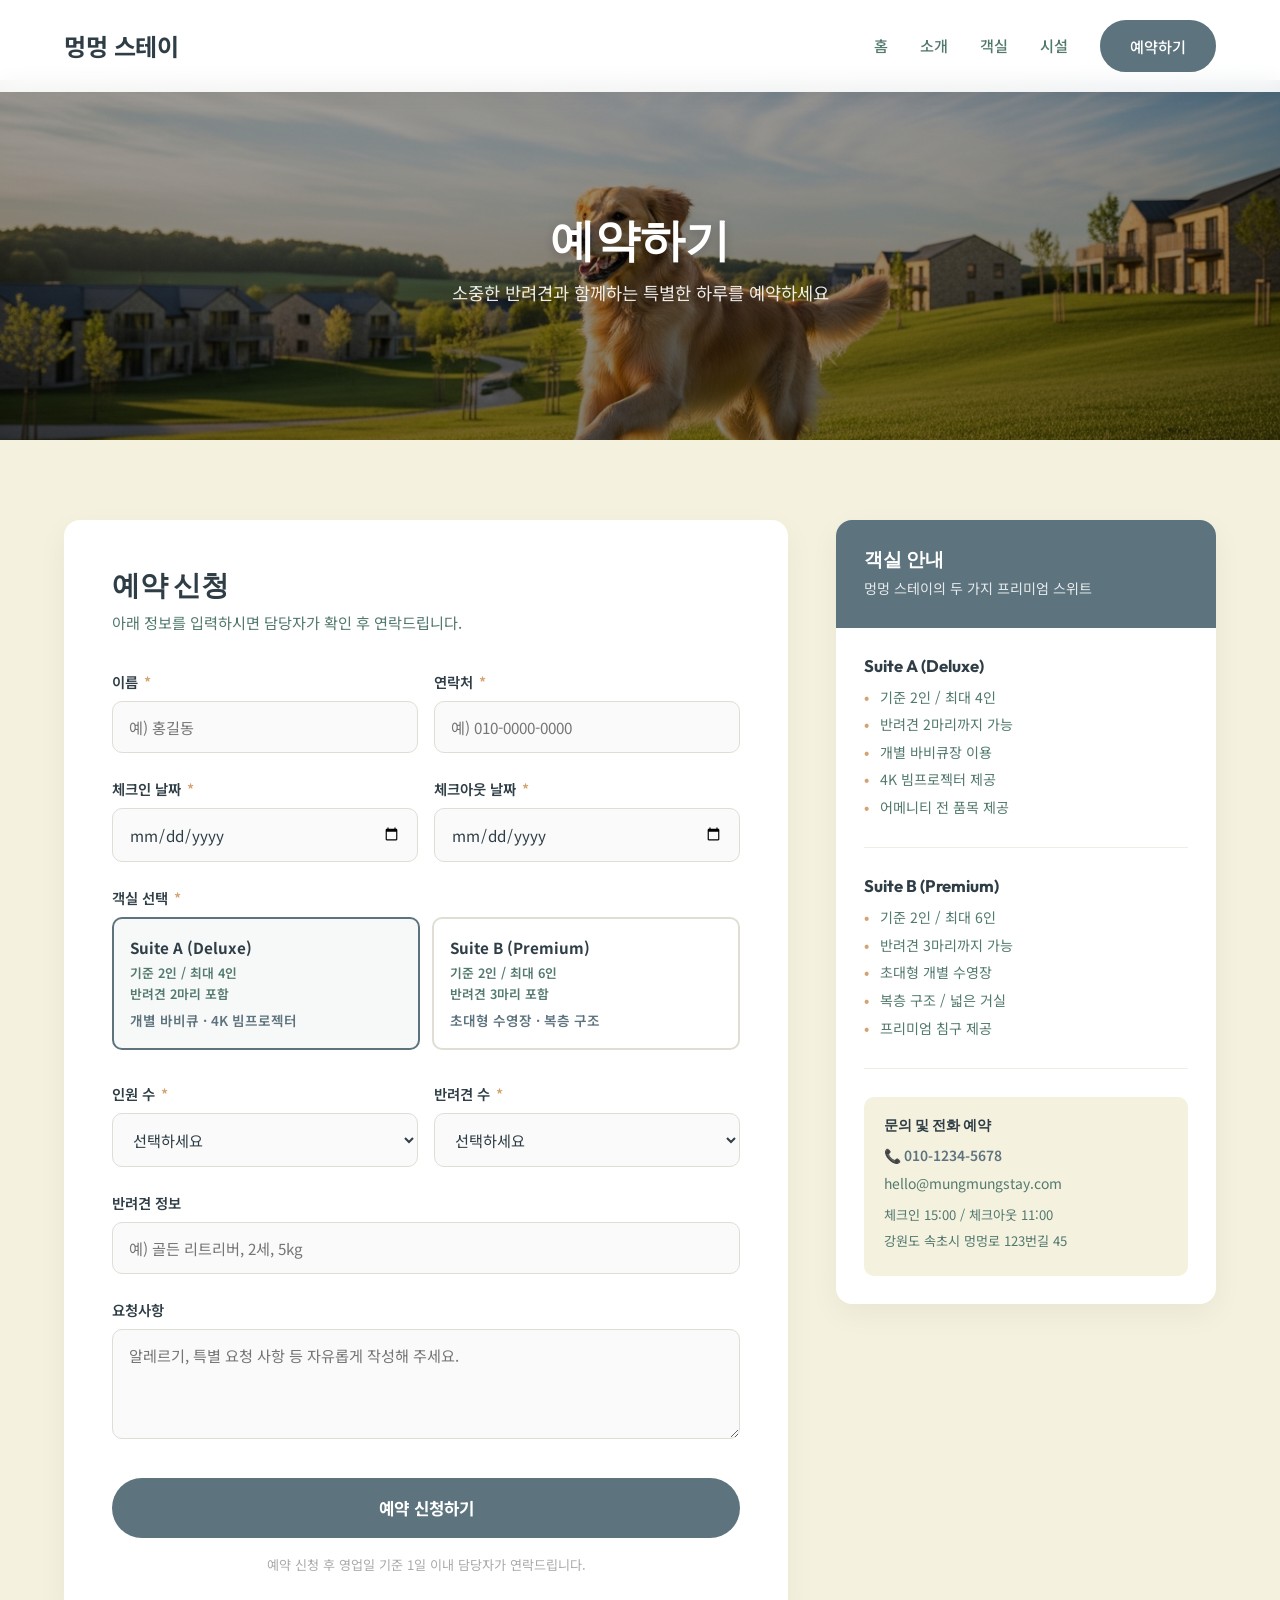
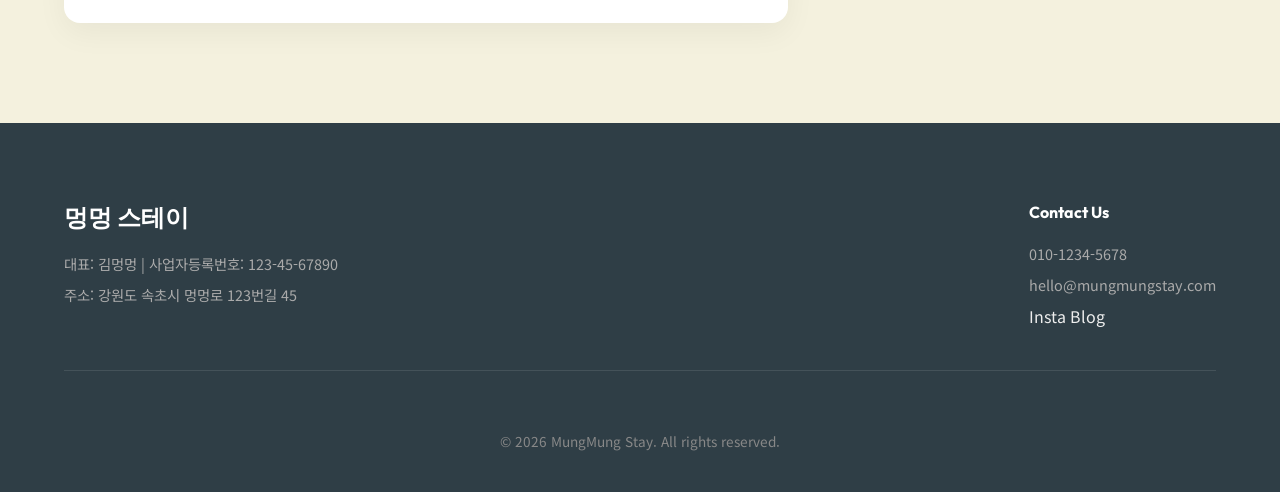
<file: reservation.html>
<!DOCTYPE html>
<html lang="ko">

<head>
    <meta charset="UTF-8">
    <meta name="viewport" content="width=device-width, initial-scale=1.0">
    <title>예약하기 - 멍멍 스테이</title>
    <meta name="description" content="멍멍 스테이 온라인 예약 페이지">
    <link rel="stylesheet" href="styles.css">
    <link rel="preconnect" href="https://fonts.googleapis.com">
    <link rel="preconnect" href="https://fonts.gstatic.com" crossorigin>
    <link
        href="https://fonts.googleapis.com/css2?family=Noto+Sans+KR:wght@300;400;500;700&family=Outfit:wght@300;400;600&display=swap"
        rel="stylesheet">
    <style>
        .reservation-hero {
            height: 40vh;
            min-height: 280px;
            background-image: url('images/hero_dog.jpg');
            background-size: cover;
            background-position: 80% center;
            position: relative;
            display: flex;
            align-items: center;
            justify-content: center;
            text-align: center;
            color: var(--white);
            margin-top: 80px;
        }

        .reservation-hero .hero-overlay {
            position: absolute;
            inset: 0;
            background: linear-gradient(rgba(0,0,0,0.35), rgba(0,0,0,0.5));
        }

        .reservation-hero-content {
            position: relative;
            z-index: 1;
        }

        .reservation-hero-content h1 {
            font-size: 2.8rem;
            text-shadow: 0 4px 10px rgba(0,0,0,0.2);
            margin-bottom: 12px;
        }

        .reservation-hero-content p {
            font-size: 1.1rem;
            opacity: 0.9;
        }

        /* Form Section */
        .reservation-section {
            padding: 80px 0 100px;
            background-color: var(--bg-light);
        }

        .reservation-grid {
            display: grid;
            grid-template-columns: 1fr 380px;
            gap: 48px;
            align-items: start;
        }

        .form-card {
            background: var(--white);
            border-radius: var(--border-radius);
            box-shadow: var(--shadow-soft);
            padding: 48px;
        }

        .form-card h2 {
            font-size: 1.75rem;
            margin-bottom: 8px;
            color: var(--text-dark);
        }

        .form-card .form-desc {
            color: var(--text-light);
            font-size: 0.95rem;
            margin-bottom: 36px;
        }

        .form-group {
            margin-bottom: 24px;
        }

        .form-group label {
            display: block;
            font-weight: 600;
            font-size: 0.9rem;
            color: var(--text-dark);
            margin-bottom: 8px;
        }

        .form-group label span.required {
            color: var(--accent-color);
            margin-left: 2px;
        }

        .form-group input,
        .form-group select,
        .form-group textarea {
            width: 100%;
            padding: 14px 16px;
            border: 1.5px solid #e0ddd4;
            border-radius: 10px;
            font-family: var(--font-body);
            font-size: 0.95rem;
            color: var(--text-dark);
            background: #fafafa;
            transition: var(--transition);
            outline: none;
        }

        .form-group input:focus,
        .form-group select:focus,
        .form-group textarea:focus {
            border-color: var(--primary-color);
            background: var(--white);
        }

        .form-group textarea {
            resize: vertical;
            min-height: 110px;
        }

        .form-row {
            display: grid;
            grid-template-columns: 1fr 1fr;
            gap: 16px;
        }

        .room-options {
            display: grid;
            grid-template-columns: 1fr 1fr;
            gap: 12px;
        }

        .room-option {
            border: 2px solid #e0ddd4;
            border-radius: 10px;
            padding: 16px;
            cursor: pointer;
            transition: var(--transition);
            position: relative;
        }

        .room-option input[type="radio"] {
            position: absolute;
            opacity: 0;
            width: 0;
        }

        .room-option.selected,
        .room-option:has(input:checked) {
            border-color: var(--primary-color);
            background: rgba(93, 115, 126, 0.05);
        }

        .room-option-label {
            display: flex;
            flex-direction: column;
            cursor: pointer;
        }

        .room-option-name {
            font-weight: 700;
            color: var(--text-dark);
            font-size: 0.95rem;
            margin-bottom: 4px;
        }

        .room-option-info {
            font-size: 0.8rem;
            color: var(--text-light);
        }

        .room-option-price {
            font-size: 0.85rem;
            font-weight: 600;
            color: var(--primary-color);
            margin-top: 6px;
        }

        .submit-btn {
            width: 100%;
            padding: 18px;
            background-color: var(--primary-color);
            color: var(--white);
            border: none;
            border-radius: 50px;
            font-size: 1.05rem;
            font-weight: 700;
            font-family: var(--font-body);
            cursor: pointer;
            transition: var(--transition);
            margin-top: 8px;
        }

        .submit-btn:hover {
            background-color: var(--text-dark);
        }

        .form-notice {
            font-size: 0.82rem;
            color: #aaa;
            text-align: center;
            margin-top: 16px;
        }

        /* Info Card */
        .info-card {
            background: var(--white);
            border-radius: var(--border-radius);
            box-shadow: var(--shadow-soft);
            overflow: hidden;
            position: sticky;
            top: 110px;
        }

        .info-card-header {
            background: var(--primary-color);
            color: var(--white);
            padding: 28px;
        }

        .info-card-header h3 {
            font-size: 1.2rem;
            margin-bottom: 6px;
        }

        .info-card-header p {
            font-size: 0.88rem;
            opacity: 0.85;
        }

        .info-card-body {
            padding: 28px;
        }

        .room-summary {
            margin-bottom: 28px;
            padding-bottom: 24px;
            border-bottom: 1px solid #f0ede4;
        }

        .room-summary:last-child {
            border-bottom: none;
            margin-bottom: 0;
        }

        .room-summary h4 {
            font-size: 1.05rem;
            color: var(--text-dark);
            margin-bottom: 10px;
        }

        .room-summary ul {
            list-style: none;
            padding: 0;
        }

        .room-summary ul li {
            position: relative;
            padding-left: 16px;
            font-size: 0.88rem;
            color: var(--text-light);
            margin-bottom: 5px;
        }

        .room-summary ul li::before {
            content: '•';
            color: var(--accent-color);
            position: absolute;
            left: 0;
            font-weight: bold;
        }

        .contact-info {
            background: var(--bg-light);
            border-radius: 10px;
            padding: 20px;
            margin-top: 24px;
        }

        .contact-info h4 {
            font-size: 0.9rem;
            font-weight: 700;
            color: var(--text-dark);
            margin-bottom: 10px;
        }

        .contact-info p {
            font-size: 0.87rem;
            color: var(--text-light);
            margin-bottom: 5px;
        }

        .contact-info a {
            color: var(--primary-color);
            font-weight: 600;
        }

        /* Success Modal */
        .modal-overlay {
            display: none;
            position: fixed;
            inset: 0;
            background: rgba(0,0,0,0.5);
            z-index: 2000;
            align-items: center;
            justify-content: center;
        }

        .modal-overlay.active {
            display: flex;
        }

        .modal-box {
            background: var(--white);
            border-radius: var(--border-radius);
            padding: 56px 48px;
            text-align: center;
            max-width: 440px;
            width: 90%;
            animation: fadeInUp 0.4s forwards;
        }

        .modal-icon {
            font-size: 3.5rem;
            margin-bottom: 20px;
        }

        .modal-box h3 {
            font-size: 1.6rem;
            color: var(--text-dark);
            margin-bottom: 12px;
        }

        .modal-box p {
            color: var(--text-light);
            font-size: 0.95rem;
            line-height: 1.7;
            margin-bottom: 28px;
        }

        @media screen and (max-width: 900px) {
            .reservation-grid {
                grid-template-columns: 1fr;
            }
            .info-card {
                position: static;
            }
        }

        @media screen and (max-width: 768px) {
            .reservation-hero-content h1 {
                font-size: 2rem;
            }
            .form-card {
                padding: 32px 24px;
            }
            .form-row {
                grid-template-columns: 1fr;
            }
            .room-options {
                grid-template-columns: 1fr;
            }
        }
    </style>
</head>

<body>
    <header id="navbar">
        <div class="container">
            <div class="logo">
                <a href="index.html">멍멍 스테이</a>
            </div>
            <nav>
                <ul class="nav-links">
                    <li><a href="index.html#home">홈</a></li>
                    <li><a href="index.html#about">소개</a></li>
                    <li><a href="index.html#rooms">객실</a></li>
                    <li><a href="index.html#amenities">시설</a></li>
                    <li><a href="reservation.html" class="btn-primary">예약하기</a></li>
                </ul>
                <div class="burger">
                    <div class="line1"></div>
                    <div class="line2"></div>
                    <div class="line3"></div>
                </div>
            </nav>
        </div>
    </header>

    <div class="reservation-hero">
        <div class="hero-overlay"></div>
        <div class="reservation-hero-content">
            <h1>예약하기</h1>
            <p>소중한 반려견과 함께하는 특별한 하루를 예약하세요</p>
        </div>
    </div>

    <section class="reservation-section">
        <div class="container">
            <div class="reservation-grid">

                <!-- 예약 폼 -->
                <div class="form-card">
                    <h2>예약 신청</h2>
                    <p class="form-desc">아래 정보를 입력하시면 담당자가 확인 후 연락드립니다.</p>

                    <form id="reservationForm">
                        <div class="form-row">
                            <div class="form-group">
                                <label>이름 <span class="required">*</span></label>
                                <input type="text" name="name" placeholder="예) 홍길동" required>
                            </div>
                            <div class="form-group">
                                <label>연락처 <span class="required">*</span></label>
                                <input type="tel" name="phone" placeholder="예) 010-0000-0000" required>
                            </div>
                        </div>

                        <div class="form-row">
                            <div class="form-group">
                                <label>체크인 날짜 <span class="required">*</span></label>
                                <input type="date" name="checkin" required>
                            </div>
                            <div class="form-group">
                                <label>체크아웃 날짜 <span class="required">*</span></label>
                                <input type="date" name="checkout" required>
                            </div>
                        </div>

                        <div class="form-group">
                            <label>객실 선택 <span class="required">*</span></label>
                            <div class="room-options">
                                <label class="room-option">
                                    <input type="radio" name="room" value="suite_a" checked>
                                    <span class="room-option-label">
                                        <span class="room-option-name">Suite A (Deluxe)</span>
                                        <span class="room-option-info">기준 2인 / 최대 4인<br>반려견 2마리 포함</span>
                                        <span class="room-option-price">개별 바비큐 · 4K 빔프로젝터</span>
                                    </span>
                                </label>
                                <label class="room-option">
                                    <input type="radio" name="room" value="suite_b">
                                    <span class="room-option-label">
                                        <span class="room-option-name">Suite B (Premium)</span>
                                        <span class="room-option-info">기준 2인 / 최대 6인<br>반려견 3마리 포함</span>
                                        <span class="room-option-price">초대형 수영장 · 복층 구조</span>
                                    </span>
                                </label>
                            </div>
                        </div>

                        <div class="form-row">
                            <div class="form-group">
                                <label>인원 수 <span class="required">*</span></label>
                                <select name="guests" required>
                                    <option value="" disabled selected>선택하세요</option>
                                    <option value="1">1인</option>
                                    <option value="2">2인</option>
                                    <option value="3">3인</option>
                                    <option value="4">4인</option>
                                    <option value="5">5인</option>
                                    <option value="6">6인</option>
                                </select>
                            </div>
                            <div class="form-group">
                                <label>반려견 수 <span class="required">*</span></label>
                                <select name="pets" required>
                                    <option value="" disabled selected>선택하세요</option>
                                    <option value="1">1마리</option>
                                    <option value="2">2마리</option>
                                    <option value="3">3마리</option>
                                </select>
                            </div>
                        </div>

                        <div class="form-group">
                            <label>반려견 정보</label>
                            <input type="text" name="pet_info" placeholder="예) 골든 리트리버, 2세, 5kg">
                        </div>

                        <div class="form-group">
                            <label>요청사항</label>
                            <textarea name="message" placeholder="알레르기, 특별 요청 사항 등 자유롭게 작성해 주세요."></textarea>
                        </div>

                        <button type="submit" class="submit-btn">예약 신청하기</button>
                        <p class="form-notice">예약 신청 후 영업일 기준 1일 이내 담당자가 연락드립니다.</p>
                    </form>
                </div>

                <!-- 안내 카드 -->
                <div>
                    <div class="info-card">
                        <div class="info-card-header">
                            <h3>객실 안내</h3>
                            <p>멍멍 스테이의 두 가지 프리미엄 스위트</p>
                        </div>
                        <div class="info-card-body">
                            <div class="room-summary">
                                <h4>Suite A (Deluxe)</h4>
                                <ul>
                                    <li>기준 2인 / 최대 4인</li>
                                    <li>반려견 2마리까지 가능</li>
                                    <li>개별 바비큐장 이용</li>
                                    <li>4K 빔프로젝터 제공</li>
                                    <li>어메니티 전 품목 제공</li>
                                </ul>
                            </div>
                            <div class="room-summary">
                                <h4>Suite B (Premium)</h4>
                                <ul>
                                    <li>기준 2인 / 최대 6인</li>
                                    <li>반려견 3마리까지 가능</li>
                                    <li>초대형 개별 수영장</li>
                                    <li>복층 구조 / 넓은 거실</li>
                                    <li>프리미엄 침구 제공</li>
                                </ul>
                            </div>
                            <div class="contact-info">
                                <h4>문의 및 전화 예약</h4>
                                <p><a href="tel:010-1234-5678">📞 010-1234-5678</a></p>
                                <p>hello@mungmungstay.com</p>
                                <p style="margin-top:10px; font-size:0.82rem;">체크인 15:00 / 체크아웃 11:00</p>
                                <p style="font-size:0.82rem;">강원도 속초시 멍멍로 123번길 45</p>
                            </div>
                        </div>
                    </div>
                </div>

            </div>
        </div>
    </section>

    <footer>
        <div class="container">
            <div class="footer-content">
                <div class="footer-logo">
                    <h3>멍멍 스테이</h3>
                    <p>대표: 김멍멍 | 사업자등록번호: 123-45-67890</p>
                    <p>주소: 강원도 속초시 멍멍로 123번길 45</p>
                </div>
                <div class="footer-contact">
                    <h4>Contact Us</h4>
                    <p>010-1234-5678</p>
                    <p>hello@mungmungstay.com</p>
                    <div class="socials">
                        <a href="#">Insta</a>
                        <a href="#">Blog</a>
                    </div>
                </div>
            </div>
            <div class="footer-bottom">
                &copy; 2026 MungMung Stay. All rights reserved.
            </div>
        </div>
    </footer>

    <!-- 예약 완료 모달 -->
    <div class="modal-overlay" id="successModal">
        <div class="modal-box">
            <div class="modal-icon">🐾</div>
            <h3>예약 신청 완료!</h3>
            <p>소중한 예약 신청 감사합니다.<br>영업일 기준 1일 이내 담당자가<br>연락드리겠습니다.</p>
            <a href="index.html" class="btn-primary">홈으로 돌아가기</a>
        </div>
    </div>

    <script>
        // 버거 메뉴
        const burger = document.querySelector('.burger');
        const navLinks = document.querySelector('.nav-links');
        if (burger) {
            burger.addEventListener('click', () => {
                navLinks.classList.toggle('nav-active');
            });
        }

        // 날짜 최솟값 설정 (오늘 이후만 선택 가능)
        const today = new Date().toISOString().split('T')[0];
        document.querySelector('input[name="checkin"]').min = today;
        document.querySelector('input[name="checkout"]').min = today;

        document.querySelector('input[name="checkin"]').addEventListener('change', function () {
            document.querySelector('input[name="checkout"]').min = this.value;
        });

        // 객실 라디오 선택 시 테두리 강조
        document.querySelectorAll('.room-option input[type="radio"]').forEach(radio => {
            radio.addEventListener('change', () => {
                document.querySelectorAll('.room-option').forEach(opt => opt.style.borderColor = '#e0ddd4');
                radio.closest('.room-option').style.borderColor = 'var(--primary-color)';
            });
        });
        // 초기 선택 강조
        document.querySelector('.room-option input:checked')?.closest('.room-option')
            ?.style.setProperty('border-color', 'var(--primary-color)');

        // 폼 제출
        document.getElementById('reservationForm').addEventListener('submit', function (e) {
            e.preventDefault();
            document.getElementById('successModal').classList.add('active');
        });

        document.getElementById('successModal').addEventListener('click', function (e) {
            if (e.target === this) this.classList.remove('active');
        });
    </script>
</body>

</html>
</file>
<file: styles.css>
:root {
    --primary-color: #5D737E;
    /* Soft Muted Slate */
    --secondary-color: #A3B18A;
    /* Sage Green */
    --accent-color: #D4A373;
    /* Warm Sand */
    --text-dark: #2F3E46;
    /* Charcoal */
    --text-light: #52796F;
    /* Deep Greenish Grey */
    --bg-light: #F4F1DE;
    /* Creamy Off-white */
    --white: #FFFFFF;
    --border-radius: 16px;
    --shadow-soft: 0 10px 30px rgba(0, 0, 0, 0.05);
    --transition: all 0.3s ease;
    --font-heading: 'Outfit', sans-serif;
    --font-body: 'Noto Sans KR', sans-serif;
}

* {
    margin: 0;
    padding: 0;
    box-sizing: border-box;
}

body {
    font-family: var(--font-body);
    color: var(--text-dark);
    line-height: 1.6;
    background-color: var(--white);
    overflow-x: hidden;
}

h1,
h2,
h3,
h4 {
    font-family: var(--font-heading);
    font-weight: 700;
    line-height: 1.2;
}

a {
    text-decoration: none;
    color: inherit;
    transition: var(--transition);
}

ul {
    list-style: none;
}

.container {
    max-width: 1200px;
    margin: 0 auto;
    padding: 0 24px;
}

/* Header */
header {
    position: fixed;
    top: 0;
    width: 100%;
    background: rgba(255, 255, 255, 0.9);
    backdrop-filter: blur(10px);
    z-index: 1000;
    padding: 20px 0;
    box-shadow: 0 2px 20px rgba(0, 0, 0, 0.05);
    transition: var(--transition);
}

header .container {
    display: flex;
    justify-content: space-between;
    align-items: center;
}

.logo a {
    font-size: 1.5rem;
    font-weight: 700;
    color: var(--text-dark);
    letter-spacing: -0.5px;
    outline: none;
    border: none;
}

.nav-links {
    display: flex;
    gap: 32px;
    align-items: center;
}

.nav-links a {
    font-weight: 500;
    color: var(--text-light);
    font-size: 0.95rem;
}

.nav-links a:hover {
    color: var(--primary-color);
}

/* Buttons */
.btn-primary {
    background-color: var(--primary-color);
    color: var(--white) !important;
    padding: 12px 28px;
    border-radius: 50px;
    font-weight: 600;
    display: inline-block;
    transition: var(--transition);
    border: 2px solid var(--primary-color);
}

.btn-primary:hover {
    background-color: transparent;
    color: var(--primary-color) !important;
}

.btn-secondary {
    background-color: transparent;
    color: var(--white) !important;
    padding: 12px 28px;
    border-radius: 50px;
    font-weight: 600;
    display: inline-block;
    border: 2px solid var(--white);
}

.btn-secondary:hover {
    background-color: var(--white);
    color: var(--text-dark) !important;
}

.btn-primary.large,
.btn-secondary.large {
    padding: 16px 40px;
    font-size: 1.1rem;
}

.btn-primary.white-border {
    border-color: var(--white);
}

.btn-primary.white-border:hover {
    background-color: var(--white);
    color: var(--primary-color) !important;
}

/* Hero Section */
.hero {
    height: 100vh;
    background-image: url('images/hero_dog.jpg');
    background-size: cover;
    background-position: 80% center;
    position: relative;
    display: flex;
    align-items: flex-start;
    justify-content: center;
    padding-top: 12vh;
    text-align: center;
    color: var(--white);
}

.hero-overlay {
    position: absolute;
    top: 0;
    left: 0;
    width: 100%;
    height: 100%;
    background: linear-gradient(rgba(0, 0, 0, 0.2), rgba(0, 0, 0, 0.4));
}

.hero-content {
    position: relative;
    z-index: 1;
    max-width: 800px;
    padding: 20px;
}

.hero h1 {
    font-size: 4rem;
    margin-bottom: 24px;
    text-shadow: 0 4px 10px rgba(0, 0, 0, 0.2);
}

.hero p {
    font-size: 1.25rem;
    margin-bottom: 40px;
    opacity: 0.9;
}

.hero-buttons {
    display: flex;
    gap: 16px;
    justify-content: center;
    flex-wrap: wrap;
}

/* Sections */
.section-padding {
    padding: 100px 0;
}

.bg-light {
    background-color: var(--bg-light);
}

.center {
    text-align: center;
}

.subtitle {
    display: block;
    color: var(--accent-color);
    font-weight: 600;
    text-transform: uppercase;
    font-size: 0.875rem;
    letter-spacing: 2px;
    margin-bottom: 12px;
}

.section-header h2 {
    font-size: 2.5rem;
    margin-bottom: 40px;
    color: var(--text-dark);
}

/* Two Col Layout */
.two-col {
    display: grid;
    grid-template-columns: 1fr 1fr;
    gap: 60px;
    align-items: center;
}

.text-content p {
    color: var(--text-light);
    font-size: 1.1rem;
    margin-bottom: 24px;
}

.image-wrapper {
    width: 100%;
    height: 500px;
    border-radius: var(--border-radius);
    overflow: hidden;
    box-shadow: var(--shadow-soft);
    position: relative;
}

.image-wrapper img,
.placeholder-box {
    width: 100%;
    height: 100%;
    object-fit: cover;
    background-color: #ddd;
    display: flex;
    align-items: center;
    justify-content: center;
    color: #888;
}

/* Features Grid */
.grid-3 {
    display: grid;
    grid-template-columns: repeat(auto-fit, minmax(300px, 1fr));
    gap: 32px;
}

.feature-card {
    background: var(--white);
    border-radius: var(--border-radius);
    box-shadow: var(--shadow-soft);
    text-align: center;
    transition: var(--transition);
    overflow: hidden;
}

.feature-card:hover {
    transform: translateY(-10px);
    box-shadow: 0 20px 40px rgba(0, 0, 0, 0.1);
}

.feature-img-wrap {
    width: 100%;
    height: 240px;
    overflow: hidden;
}

.feature-img-wrap img {
    width: 100%;
    height: 100%;
    object-fit: cover;
    transition: transform 0.5s ease;
    display: block;
}

.feature-card:hover .feature-img-wrap img {
    transform: scale(1.05);
}

.feature-text {
    padding: 32px 28px;
}

.feature-card h3 {
    margin-bottom: 12px;
    color: var(--text-dark);
    font-size: 1.4rem;
}

.feature-card p {
    color: var(--text-light);
}

/* Room Grid */
.grid-2 {
    display: grid;
    grid-template-columns: repeat(auto-fit, minmax(400px, 1fr));
    gap: 40px;
}

.room-card {
    border-radius: var(--border-radius);
    overflow: hidden;
    background: var(--white);
    box-shadow: var(--shadow-soft);
    transition: var(--transition);
}

.room-card:hover {
    box-shadow: 0 20px 40px rgba(0, 0, 0, 0.1);
    transform: translateY(-5px);
}

.room-image {
    height: 300px;
    background-color: #eee;
    background-size: cover;
    background-position: center;
}

.room-1 {
    background-image: url('images/room-1.jpg');
}

.room-2 {
    background-image: url('images/room-2.jpg');
}

.room-info {
    padding: 32px;
}

.room-info h3 {
    margin-bottom: 8px;
    font-size: 1.75rem;
}

.room-info p {
    color: var(--text-light);
    margin-bottom: 20px;
}

.room-features li {
    position: relative;
    padding-left: 20px;
    margin-bottom: 8px;
    color: var(--text-dark);
    font-size: 0.95rem;
}

.room-features li::before {
    content: '•';
    color: var(--accent-color);
    position: absolute;
    left: 0;
    font-weight: bold;
}

.btn-text {
    display: inline-block;
    margin-top: 20px;
    color: var(--primary-color);
    font-weight: 600;
    border-bottom: 2px solid transparent;
}

.btn-text:hover {
    border-color: var(--primary-color);
}

/* Dark Section */
.dark-bg {
    background-color: var(--primary-color);
    color: var(--white);
}

.dark-bg h2 {
    color: var(--white);
}

.dark-bg p {
    opacity: 0.9;
}

.mb-2 {
    margin-bottom: 16px;
}

.mb-4 {
    margin-bottom: 32px;
}

/* Footer */
footer {
    background: var(--text-dark);
    color: #eee;
    padding: 80px 0 40px;
}

.footer-content {
    display: flex;
    justify-content: space-between;
    flex-wrap: wrap;
    gap: 40px;
    margin-bottom: 60px;
    border-bottom: 1px solid rgba(255, 255, 255, 0.1);
    padding-bottom: 40px;
}

.footer-logo h3 {
    color: var(--white);
    margin-bottom: 20px;
    font-size: 1.5rem;
}

.footer-logo p,
.footer-contact p {
    color: #aaa;
    margin-bottom: 8px;
    font-size: 0.9rem;
}

.footer-contact h4 {
    color: var(--white);
    margin-bottom: 20px;
}

.footer-bottom {
    text-align: center;
    color: #888;
    font-size: 0.85rem;
}

/* Mobile Nav */
.burger {
    display: none;
    cursor: pointer;
}

.burger div {
    width: 25px;
    height: 2px;
    background-color: var(--text-dark);
    margin: 5px;
    transition: var(--transition);
}

/* Animations */
.animate-up {
    opacity: 0;
    transform: translateY(30px);
    animation: fadeInUp 0.8s forwards;
}

.delay-1 {
    animation-delay: 0.2s;
}

.delay-2 {
    animation-delay: 0.4s;
}

@keyframes fadeInUp {
    to {
        opacity: 1;
        transform: translateY(0);
    }
}

[data-scroll] {
    opacity: 0;
    transform: translateY(30px);
    transition: all 0.8s ease;
}

[data-scroll].scrolled {
    opacity: 1;
    transform: translateY(0);
}


/* Media Queries */
@media screen and (max-width: 768px) {
    .hero {
        background-position: 40% center;
        align-items: flex-start;
        padding-top: 100px;
    }

    .nav-links {
        position: absolute;
        right: 0px;
        height: 100vh;
        top: 0;
        background-color: var(--white);
        display: flex;
        flex-direction: column;
        align-items: center;
        width: 60%;
        transform: translateX(100%);
        transition: transform 0.5s ease-in;
        padding-top: 80px;
        box-shadow: -5px 0 20px rgba(0, 0, 0, 0.1);
    }

    .nav-links.nav-active {
        transform: translateX(0%);
    }

    .burger {
        display: block;
        z-index: 2000;
    }

    .hero h1 {
        font-size: 2.5rem;
    }

    .two-col {
        grid-template-columns: 1fr;
    }

    .image-wrapper {
        height: 350px;
    }
}
</file>
